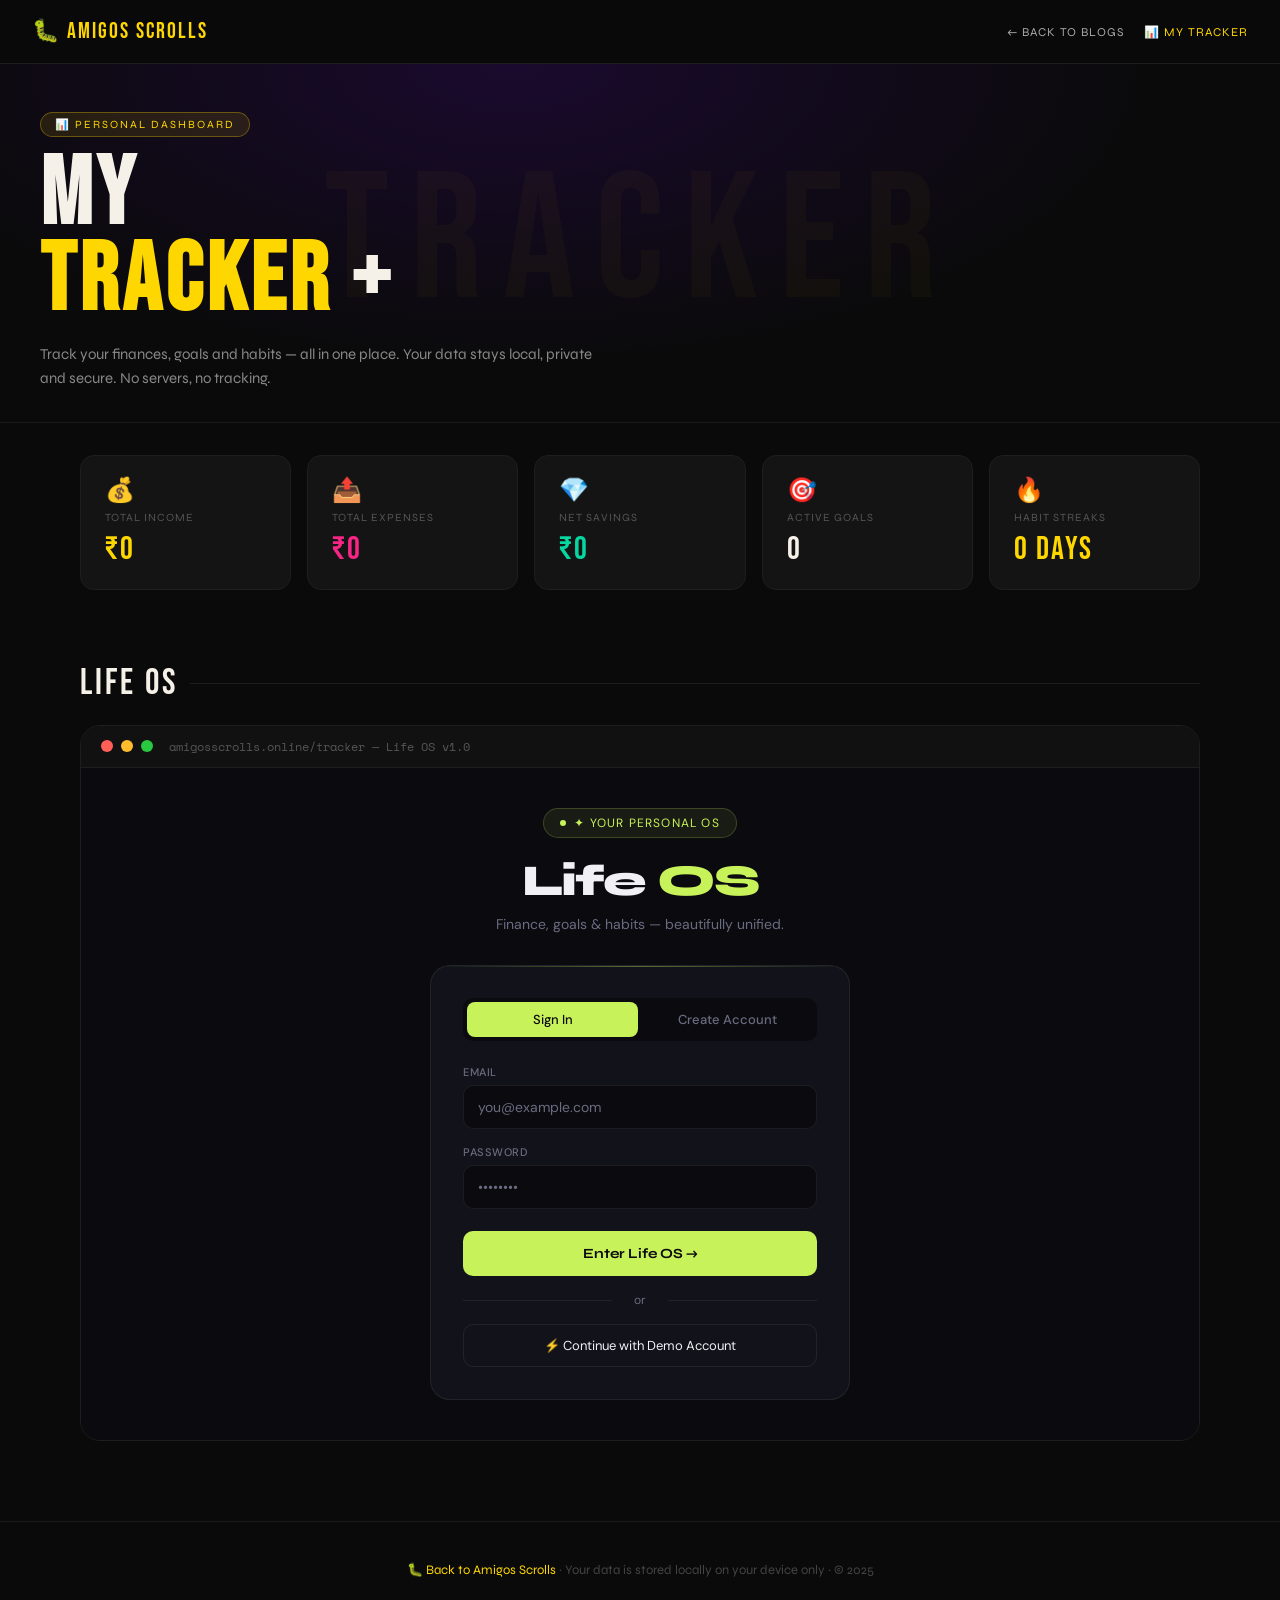
<file: tracker.html>
<!DOCTYPE html>
<html lang="en">
<head>
  <meta charset="UTF-8"/>
  <meta name="viewport" content="width=device-width, initial-scale=1.0"/>
  <title>My Tracker 📊 | Amigos Scrolls</title>
  <link href="https://fonts.googleapis.com/css2?family=Bebas+Neue&family=Syne:wght@400;700;800&family=Space+Mono:ital,wght@0,400;0,700;1,400&family=DM+Sans:ital,wght@0,300;0,400;0,500;1,300&display=swap" rel="stylesheet"/>
  <style>
    :root {
      --black: #0a0a0a;
      --white: #f5f0e8;
      --accent1: #FFD700;
      --accent3: #06D6A0;
      --accent4: #F72585;
      --nav-bg: rgba(10,10,10,0.97);
    }
    *, *::before, *::after { box-sizing: border-box; margin: 0; padding: 0; }
    html { scroll-behavior: smooth; }
    body { background: var(--black); color: var(--white); font-family: 'Syne', sans-serif; overflow-x: hidden; }

    /* NAV */
    .navbar {
      position: sticky; top: 0;
      background: var(--nav-bg); backdrop-filter: blur(10px);
      border-bottom: 1px solid #1e1e1e;
      display: flex; align-items: center; justify-content: space-between;
      padding: 0 32px; height: 64px; z-index: 100; gap: 20px;
    }
    .nav-logo { font-family: 'Bebas Neue', sans-serif; font-size: 22px; color: var(--accent1); letter-spacing: 2px; text-decoration: none; white-space: nowrap; }
    .nav-links { display: flex; align-items: center; gap: 20px; }
    .nav-links a { color: #aaa; text-decoration: none; font-size: 12px; letter-spacing: 1px; text-transform: uppercase; transition: color 0.2s; white-space: nowrap; }
    .nav-links a:hover { color: var(--white); }
    .nav-links a.active { color: var(--accent1); }
    .back-btn {
      background: transparent; border: 1px solid #333; color: #888;
      padding: 6px 14px; border-radius: 6px; font-family: 'Syne', sans-serif;
      font-size: 11px; cursor: pointer; letter-spacing: 1px; text-transform: uppercase;
      transition: all 0.2s; text-decoration: none;
    }
    .back-btn:hover { border-color: var(--accent1); color: var(--accent1); }

    /* PAGE HEADER */
    .tracker-header {
      padding: 48px 40px 32px;
      background: radial-gradient(ellipse at 40% 0%, #1a0a2e 0%, #0a0a0a 60%);
      border-bottom: 1px solid #1a1a1a;
      position: relative;
      overflow: hidden;
    }
    .tracker-header::before {
      content: 'TRACKER';
      position: absolute;
      font-family: 'Bebas Neue', sans-serif;
      font-size: 180px;
      color: rgba(255,215,0,0.03);
      top: 50%; left: 50%;
      transform: translate(-50%, -50%);
      white-space: nowrap;
      pointer-events: none;
      letter-spacing: 20px;
    }
    .tracker-header-inner { max-width: 800px; position: relative; z-index: 1; }
    .tracker-tag {
      display: inline-block;
      background: rgba(255,215,0,0.1); border: 1px solid rgba(255,215,0,0.3);
      color: var(--accent1); padding: 5px 14px; border-radius: 100px;
      font-size: 11px; letter-spacing: 2px; text-transform: uppercase; margin-bottom: 16px;
    }
    .tracker-title {
      font-family: 'Bebas Neue', sans-serif;
      font-size: clamp(48px, 8vw, 96px);
      line-height: 0.9; letter-spacing: 4px;
      color: var(--white); margin-bottom: 16px;
    }
    .tracker-title span { color: var(--accent1); }
    .tracker-desc { font-size: 15px; color: #888; line-height: 1.6; max-width: 560px; }

    /* STATS ROW */
    .stats-row {
      display: grid;
      grid-template-columns: repeat(auto-fill, minmax(200px, 1fr));
      gap: 16px;
      padding: 32px 40px;
      max-width: 1200px;
      margin: 0 auto;
    }
    .stat-card {
      background: #141414;
      border: 1.5px solid #1e1e1e;
      border-radius: 14px;
      padding: 20px 24px;
      display: flex; flex-direction: column; gap: 6px;
      transition: transform 0.2s, border-color 0.2s;
    }
    .stat-card:hover { transform: translateY(-3px); border-color: #333; }
    .stat-icon { font-size: 24px; }
    .stat-label { font-size: 11px; color: #555; letter-spacing: 1px; text-transform: uppercase; }
    .stat-value { font-family: 'Bebas Neue', sans-serif; font-size: 32px; color: var(--white); letter-spacing: 2px; }
    .stat-value.green { color: #06D6A0; }
    .stat-value.yellow { color: #FFD700; }
    .stat-value.pink { color: #F72585; }

    /* MAIN TRACKER AREA */
    .tracker-main {
      max-width: 1200px;
      margin: 0 auto;
      padding: 0 40px 80px;
    }

    /* SECTION TITLE */
    .section-title {
      font-family: 'Bebas Neue', sans-serif;
      font-size: 36px; letter-spacing: 3px;
      margin-bottom: 20px; margin-top: 40px;
      display: flex; align-items: center; gap: 12px;
    }
    .section-title::after {
      content: ''; flex: 1; height: 1px; background: #1e1e1e;
    }

    /* LIFE OS EMBED */
    .lifeos-wrapper {
      background: #0d0d0d;
      border: 1.5px solid #1e1e1e;
      border-radius: 20px;
      overflow: hidden;
      margin-top: 8px;
    }
    .lifeos-topbar {
      background: #111;
      border-bottom: 1px solid #1e1e1e;
      padding: 12px 20px;
      display: flex; align-items: center; gap: 8px;
    }
    .dot { width: 12px; height: 12px; border-radius: 50%; }
    .dot-red { background: #ff5f57; }
    .dot-yellow { background: #ffbd2e; }
    .dot-green { background: #28c940; }
    .lifeos-label {
      margin-left: 8px;
      font-size: 12px; color: #555;
      font-family: 'Space Mono', monospace;
    }
    .lifeos-content {
      padding: 0;
      min-height: 600px;
    }

    /* EMBEDDED LIFE OS STYLES */
    .lifeos-app {
      --bg: #0a0a0f;
      --surface: #12121a;
      --surface2: #1a1a26;
      --border: rgba(255,255,255,0.07);
      --accent: #c8f25a;
      --accent2: #7b61ff;
      --accent3: #ff6b6b;
      --text: #f0f0f5;
      --muted: #6b6b80;
      --card-bg: rgba(255,255,255,0.03);
      font-family: 'DM Sans', sans-serif;
      background: var(--bg);
      color: var(--text);
      padding: 40px;
    }

    /* Life OS Login */
    .los-login {
      display: flex; align-items: center; justify-content: center;
      min-height: 560px;
    }
    .los-login-inner { width: 100%; max-width: 420px; }
    .los-brand { text-align: center; margin-bottom: 32px; }
    .los-brand-badge {
      display: inline-flex; align-items: center; gap: 8px;
      background: rgba(200,242,90,0.08); border: 1px solid rgba(200,242,90,0.2);
      border-radius: 100px; padding: 6px 16px; font-size: 12px;
      letter-spacing: 0.1em; color: #c8f25a; margin-bottom: 16px; text-transform: uppercase;
    }
    .los-brand-badge::before { content:''; width:6px; height:6px; border-radius:50%; background:#c8f25a; animation: losPulse 2s ease infinite; }
    @keyframes losPulse { 0%,100%{opacity:1;} 50%{opacity:0.3;} }
    .los-brand h2 { font-family: 'Syne', sans-serif; font-size: 44px; font-weight: 800; letter-spacing: -2px; color: #f0f0f5; }
    .los-brand h2 span { color: #c8f25a; }
    .los-brand p { margin-top: 8px; color: #6b6b80; font-size: 14px; }

    .los-card {
      background: #12121a; border: 1px solid rgba(255,255,255,0.07);
      border-radius: 20px; padding: 32px; position: relative; overflow: hidden;
    }
    .los-card::before {
      content: ''; position: absolute; top: 0; left: 0; right: 0; height: 1px;
      background: linear-gradient(90deg, transparent, rgba(200,242,90,0.4), transparent);
    }
    .los-tab-row {
      display: flex; gap: 4px; background: #0a0a0f;
      border-radius: 10px; padding: 4px; margin-bottom: 24px;
    }
    .los-tab {
      flex: 1; padding: 9px; border: none; background: none;
      color: #6b6b80; font-family: 'DM Sans', sans-serif; font-size: 13px; font-weight: 500;
      border-radius: 8px; cursor: pointer; transition: all 0.2s;
    }
    .los-tab.active { background: #c8f25a; color: #0a0a0f; }
    .los-group { margin-bottom: 16px; }
    .los-group label { display: block; font-size: 11px; font-weight: 500; color: #6b6b80; letter-spacing: 0.05em; text-transform: uppercase; margin-bottom: 6px; }
    .los-group input {
      width: 100%; background: #0a0a0f; border: 1px solid rgba(255,255,255,0.07);
      border-radius: 10px; padding: 12px 14px; color: #f0f0f5;
      font-family: 'DM Sans', sans-serif; font-size: 14px; outline: none;
      transition: border-color 0.2s; box-sizing: border-box;
    }
    .los-group input:focus { border-color: rgba(200,242,90,0.4); box-shadow: 0 0 0 3px rgba(200,242,90,0.08); }
    .los-group input::placeholder { color: #6b6b80; }
    .los-btn {
      width: 100%; background: #c8f25a; color: #0a0a0f; border: none;
      border-radius: 10px; padding: 14px; font-family: 'Syne', sans-serif;
      font-size: 14px; font-weight: 700; cursor: pointer; margin-top: 6px;
      transition: all 0.2s;
    }
    .los-btn:hover { transform: translateY(-1px); box-shadow: 0 8px 24px rgba(200,242,90,0.3); }
    .los-divider { text-align: center; color: #6b6b80; font-size: 12px; margin: 16px 0; position: relative; }
    .los-divider::before, .los-divider::after { content:''; position:absolute; top:50%; width:42%; height:1px; background:rgba(255,255,255,0.07); }
    .los-divider::before { left:0; } .los-divider::after { right:0; }
    .los-demo-btn {
      width: 100%; background: transparent; border: 1px solid rgba(255,255,255,0.07);
      border-radius: 10px; padding: 12px; color: #f0f0f5; font-family: 'DM Sans', sans-serif;
      font-size: 13px; cursor: pointer; transition: all 0.2s;
      display: flex; align-items: center; justify-content: center; gap: 8px;
    }
    .los-demo-btn:hover { border-color: rgba(255,255,255,0.15); background: rgba(255,255,255,0.03); }
    .los-error { color: #ff6b6b; font-size: 12px; margin-top: 6px; display: none; }
    .los-panel { display: none; }
    .los-panel.active { display: block; }

    /* DASHBOARD */
    .los-dashboard { display: none; }
    .los-dashboard.active { display: block; }
    .los-dash-header {
      display: flex; align-items: center; justify-content: space-between; margin-bottom: 28px;
    }
    .los-welcome { font-family: 'Syne', sans-serif; font-size: 22px; font-weight: 700; }
    .los-welcome span { color: #c8f25a; }
    .los-signout {
      background: transparent; border: 1px solid rgba(255,255,255,0.07);
      border-radius: 8px; padding: 6px 14px; color: #6b6b80;
      font-family: 'DM Sans', sans-serif; font-size: 12px; cursor: pointer; transition: all 0.2s;
    }
    .los-signout:hover { border-color: #ff6b6b; color: #ff6b6b; }

    /* TABS */
    .los-nav-tabs { display: flex; gap: 8px; margin-bottom: 28px; flex-wrap: wrap; }
    .los-nav-tab {
      padding: 8px 18px; background: rgba(255,255,255,0.03);
      border: 1px solid rgba(255,255,255,0.07); border-radius: 100px;
      color: #6b6b80; font-family: 'DM Sans', sans-serif; font-size: 13px;
      cursor: pointer; transition: all 0.2s;
    }
    .los-nav-tab.active { background: #c8f25a; border-color: #c8f25a; color: #0a0a0f; font-weight: 600; }
    .los-tab-content { display: none; }
    .los-tab-content.active { display: block; }

    /* SUMMARY CARDS */
    .los-summary { display: grid; grid-template-columns: repeat(auto-fill, minmax(160px, 1fr)); gap: 12px; margin-bottom: 24px; }
    .los-sum-card {
      background: rgba(255,255,255,0.03); border: 1px solid rgba(255,255,255,0.07);
      border-radius: 14px; padding: 18px 16px;
    }
    .los-sum-label { font-size: 11px; color: #6b6b80; text-transform: uppercase; letter-spacing: 0.05em; margin-bottom: 6px; }
    .los-sum-val { font-family: 'Syne', sans-serif; font-size: 26px; font-weight: 800; }
    .los-sum-val.income { color: #c8f25a; }
    .los-sum-val.expense { color: #ff6b6b; }
    .los-sum-val.savings { color: #7b61ff; }

    /* EXPENSE LIST */
    .los-expense-item {
      background: rgba(255,255,255,0.03); border: 1px solid rgba(255,255,255,0.07);
      border-radius: 12px; padding: 14px 16px; margin-bottom: 8px;
      display: flex; align-items: center; justify-content: space-between;
    }
    .los-exp-info { display: flex; flex-direction: column; gap: 2px; }
    .los-exp-desc { font-size: 14px; font-weight: 500; }
    .los-exp-meta { font-size: 11px; color: #6b6b80; }
    .los-exp-amount { font-family: 'Syne', sans-serif; font-size: 18px; font-weight: 700; }
    .los-exp-amount.income { color: #c8f25a; }
    .los-exp-amount.expense { color: #ff6b6b; }

    /* ADD FORM */
    .los-add-form {
      background: rgba(255,255,255,0.03); border: 1px solid rgba(255,255,255,0.07);
      border-radius: 14px; padding: 20px; margin-bottom: 20px;
    }
    .los-add-form h4 { font-size: 14px; font-weight: 600; margin-bottom: 14px; color: #c8f25a; }
    .los-form-row { display: grid; grid-template-columns: 1fr 1fr; gap: 10px; margin-bottom: 10px; }
    .los-form-row input, .los-form-row select {
      background: #0a0a0f; border: 1px solid rgba(255,255,255,0.07); border-radius: 8px;
      padding: 10px 12px; color: #f0f0f5; font-family: 'DM Sans', sans-serif; font-size: 13px; outline: none;
      transition: border-color 0.2s; width: 100%; box-sizing: border-box;
    }
    .los-form-row input:focus, .los-form-row select:focus { border-color: rgba(200,242,90,0.4); }
    .los-form-row select option { background: #12121a; }
    .los-add-btn {
      background: #c8f25a; color: #0a0a0f; border: none; border-radius: 8px;
      padding: 10px 20px; font-family: 'Syne', sans-serif; font-size: 14px; font-weight: 700;
      cursor: pointer; transition: all 0.2s;
    }
    .los-add-btn:hover { transform: translateY(-1px); }
    .los-del-btn {
      background: transparent; border: none; color: #ff6b6b; cursor: pointer; font-size: 16px; padding: 4px;
    }

    /* GOALS */
    .los-goal-card {
      background: rgba(255,255,255,0.03); border: 1px solid rgba(255,255,255,0.07);
      border-radius: 14px; padding: 18px; margin-bottom: 12px;
    }
    .los-goal-header { display: flex; align-items: center; justify-content: space-between; margin-bottom: 12px; }
    .los-goal-title { font-size: 15px; font-weight: 600; }
    .los-goal-pct { font-family: 'Syne', sans-serif; font-size: 20px; font-weight: 800; color: #c8f25a; }
    .los-progress-bar { background: rgba(255,255,255,0.07); border-radius: 100px; height: 8px; overflow: hidden; margin-bottom: 8px; }
    .los-progress-fill { height: 100%; border-radius: 100px; background: #c8f25a; transition: width 0.6s ease; }
    .los-goal-amounts { display: flex; justify-content: space-between; font-size: 12px; color: #6b6b80; }

    /* HABITS */
    .los-habit-card {
      background: rgba(255,255,255,0.03); border: 1px solid rgba(255,255,255,0.07);
      border-radius: 14px; padding: 16px 18px; margin-bottom: 10px;
      display: flex; align-items: center; justify-content: space-between;
    }
    .los-habit-left { display: flex; align-items: center; gap: 12px; }
    .los-habit-emoji { font-size: 28px; }
    .los-habit-info h4 { font-size: 14px; font-weight: 600; margin-bottom: 2px; }
    .los-habit-info p { font-size: 12px; color: #6b6b80; }
    .los-habit-right { display: flex; flex-direction: column; align-items: flex-end; gap: 6px; }
    .los-streak { font-family: 'Syne', sans-serif; font-size: 20px; font-weight: 800; color: #c8f25a; }
    .los-check-btn {
      background: rgba(200,242,90,0.1); border: 1px solid rgba(200,242,90,0.3);
      border-radius: 6px; padding: 4px 10px; color: #c8f25a; font-size: 12px;
      cursor: pointer; transition: all 0.2s;
    }
    .los-check-btn:hover { background: #c8f25a; color: #0a0a0f; }
    .los-check-btn.done { background: #c8f25a; color: #0a0a0f; cursor: default; }

    /* FOOTER */
    .tracker-footer {
      text-align: center; padding: 40px;
      border-top: 1px solid #1a1a1a;
      color: #444; font-size: 13px;
    }
    .tracker-footer a { color: var(--accent1); text-decoration: none; }

    /* REPORT */
    .los-report-btn-row { display:flex; gap:12px; margin-bottom:24px; flex-wrap:wrap; }
    .los-gen-btn {
      background: linear-gradient(135deg, #c8f25a, #7b61ff);
      color: #0a0a0f; border: none; border-radius: 10px;
      padding: 13px 28px; font-family: 'Syne', sans-serif;
      font-size: 15px; font-weight: 700; cursor: pointer;
      transition: all 0.2s; letter-spacing: 0.5px;
    }
    .los-gen-btn:hover { transform: translateY(-2px); box-shadow: 0 8px 24px rgba(200,242,90,0.3); }
    .los-print-btn {
      background: transparent; border: 1px solid rgba(255,255,255,0.15);
      color: #f0f0f5; border-radius: 10px; padding: 13px 28px;
      font-family: 'Syne', sans-serif; font-size: 15px; font-weight: 600;
      cursor: pointer; transition: all 0.2s;
    }
    .los-print-btn:hover { border-color: #c8f25a; color: #c8f25a; }

    /* REPORT CARD */
    .report-card {
      background: linear-gradient(145deg, #0d0d16, #12121e);
      border: 1px solid rgba(200,242,90,0.15);
      border-radius: 20px; overflow: hidden;
      animation: reportFadeIn 0.5s ease;
    }
    @keyframes reportFadeIn { from{opacity:0;transform:translateY(16px)} to{opacity:1;transform:translateY(0)} }

    .report-hero {
      background: linear-gradient(135deg, #0f0f1e 0%, #1a1030 50%, #0f1a10 100%);
      padding: 40px 36px 32px;
      border-bottom: 1px solid rgba(255,255,255,0.06);
      position: relative; overflow: hidden;
    }
    .report-hero::before {
      content: 'REPORT';
      position: absolute; right: -20px; top: 50%; transform: translateY(-50%);
      font-family: 'Bebas Neue', sans-serif; font-size: 120px;
      color: rgba(200,242,90,0.04); letter-spacing: 10px; white-space: nowrap;
    }
    .report-badge {
      display: inline-flex; align-items: center; gap: 6px;
      background: rgba(200,242,90,0.08); border: 1px solid rgba(200,242,90,0.2);
      border-radius: 100px; padding: 5px 14px; font-size: 11px;
      color: #c8f25a; letter-spacing: 0.1em; text-transform: uppercase; margin-bottom: 14px;
    }
    .report-title { font-family: 'Syne', sans-serif; font-size: 32px; font-weight: 800; color: #f0f0f5; margin-bottom: 6px; }
    .report-subtitle { font-size: 13px; color: #6b6b80; }
    .report-date { font-family: 'Space Mono', monospace; font-size: 12px; color: #c8f25a; margin-top: 16px; }

    .report-section { padding: 28px 36px; border-bottom: 1px solid rgba(255,255,255,0.05); }
    .report-section:last-child { border-bottom: none; }
    .report-section-title {
      font-family: 'Bebas Neue', sans-serif; font-size: 20px; letter-spacing: 3px;
      color: #c8f25a; margin-bottom: 18px; display: flex; align-items: center; gap: 8px;
    }

    /* METRIC GRID */
    .report-metrics { display: grid; grid-template-columns: repeat(auto-fill, minmax(150px, 1fr)); gap: 12px; margin-bottom: 4px; }
    .report-metric {
      background: rgba(255,255,255,0.03); border: 1px solid rgba(255,255,255,0.06);
      border-radius: 14px; padding: 16px;
    }
    .report-metric-label { font-size: 10px; color: #6b6b80; text-transform: uppercase; letter-spacing: 0.08em; margin-bottom: 6px; }
    .report-metric-val { font-family: 'Syne', sans-serif; font-size: 22px; font-weight: 800; }
    .rm-green { color: #c8f25a; }
    .rm-red { color: #ff6b6b; }
    .rm-purple { color: #7b61ff; }
    .rm-white { color: #f0f0f5; }

    /* CATEGORY BARS */
    .report-cat-row { margin-bottom: 12px; }
    .report-cat-label { display: flex; justify-content: space-between; font-size: 13px; color: #aaa; margin-bottom: 5px; }
    .report-cat-bar { background: rgba(255,255,255,0.06); border-radius: 100px; height: 7px; overflow: hidden; }
    .report-cat-fill { height: 100%; border-radius: 100px; background: linear-gradient(90deg, #7b61ff, #c8f25a); transition: width 0.8s ease; }

    /* GOAL TABLE */
    .report-table { width: 100%; border-collapse: collapse; }
    .report-table th { font-size: 11px; text-transform: uppercase; letter-spacing: 0.08em; color: #6b6b80; padding: 8px 12px; text-align: left; border-bottom: 1px solid rgba(255,255,255,0.05); }
    .report-table td { padding: 12px; font-size: 13px; color: #ccc; border-bottom: 1px solid rgba(255,255,255,0.03); }
    .report-table tr:last-child td { border-bottom: none; }
    .report-pct-cell { font-family: 'Syne', sans-serif; font-weight: 700; }

    /* HABIT GRID */
    .report-habit-grid { display: grid; grid-template-columns: repeat(auto-fill, minmax(200px, 1fr)); gap: 10px; }
    .report-habit-item {
      background: rgba(255,255,255,0.03); border: 1px solid rgba(255,255,255,0.06);
      border-radius: 12px; padding: 14px 16px;
      display: flex; align-items: center; justify-content: space-between;
    }
    .report-habit-left { display: flex; align-items: center; gap: 10px; font-size: 13px; }
    .report-habit-streak { font-family: 'Syne', sans-serif; font-size: 18px; font-weight: 800; color: #c8f25a; }

    /* INSIGHT BOX */
    .report-insight {
      background: linear-gradient(135deg, rgba(123,97,255,0.08), rgba(200,242,90,0.06));
      border: 1px solid rgba(200,242,90,0.15);
      border-radius: 14px; padding: 20px 24px;
      margin-top: 4px;
    }
    .report-insight h4 { font-size: 13px; color: #c8f25a; margin-bottom: 12px; text-transform: uppercase; letter-spacing: 0.08em; }
    .report-insight-item { display: flex; align-items: flex-start; gap: 10px; margin-bottom: 10px; font-size: 13px; color: #aaa; line-height: 1.5; }
    .report-insight-item:last-child { margin-bottom: 0; }
    .report-insight-dot { width: 6px; height: 6px; border-radius: 50%; background: #c8f25a; margin-top: 5px; flex-shrink: 0; }

    /* TRANSACTION TABLE */
    .report-txn-table { width:100%; border-collapse:collapse; }
    .report-txn-table th { font-size:11px; text-transform:uppercase; letter-spacing:0.08em; color:#6b6b80; padding:8px 10px; text-align:left; border-bottom:1px solid rgba(255,255,255,0.05); }
    .report-txn-table td { padding:10px; font-size:12px; color:#ccc; border-bottom:1px solid rgba(255,255,255,0.03); }
    .report-txn-table tr:last-child td { border-bottom:none; }
    .txn-income { color:#c8f25a; font-weight:700; }
    .txn-expense { color:#ff6b6b; font-weight:700; }

    @media print {
      .navbar, .tracker-header, .stats-row, .los-nav-tabs, .los-add-form,
      .los-report-btn-row, #los-login, #los-finance, #los-goals, #los-habits,
      .tracker-footer, .los-dash-header { display: none !important; }
      body { background: white !important; color: black !important; }
      .report-card { border: 1px solid #ddd !important; border-radius: 12px; }
      .report-hero { background: #f5f5f5 !important; }
      .report-hero::before { display: none; }
      .report-title, .report-subtitle, .report-section-title { color: #111 !important; }
      .report-metric-label, .report-cat-label, .report-table th, .report-table td { color: #333 !important; }
      .report-metric { background: #f9f9f9 !important; border: 1px solid #eee !important; }
      .report-insight { background: #f0fff0 !important; border: 1px solid #c8f25a !important; }
    }

    @media (max-width: 768px) {
      .navbar { padding: 0 16px; }
      .nav-links a { font-size: 10px; }
      .tracker-header { padding: 36px 20px 24px; }
      .stats-row { padding: 20px; }
      .tracker-main { padding: 0 20px 60px; }
      .lifeos-app { padding: 24px 16px; }
      .los-form-row { grid-template-columns: 1fr; }
      .report-hero { padding: 28px 20px 20px; }
      .report-section { padding: 20px; }
      .report-title { font-size: 24px; }
    }
  </style>
</head>
<body>

<!-- NAV -->
<nav class="navbar">
  <a href="index.html" class="nav-logo">🐛 AMIGOS SCROLLS</a>
  <div class="nav-links">
    <a href="index.html">← Back to Blogs</a>
    <a href="tracker.html" class="active">📊 My Tracker</a>
  </div>
</nav>

<!-- HEADER -->
<div class="tracker-header">
  <div class="tracker-header-inner">
    <span class="tracker-tag">📊 Personal Dashboard</span>
    <h1 class="tracker-title">MY<br><span>TRACKER</span> +</h1>
    <p class="tracker-desc">Track your finances, goals and habits — all in one place. Your data stays local, private and secure. No servers, no tracking.</p>
  </div>
</div>

<!-- QUICK STATS (dynamic) -->
<div class="stats-row" id="quick-stats">
  <div class="stat-card">
    <span class="stat-icon">💰</span>
    <span class="stat-label">Total Income</span>
    <span class="stat-value yellow" id="qs-income">₹0</span>
  </div>
  <div class="stat-card">
    <span class="stat-icon">📤</span>
    <span class="stat-label">Total Expenses</span>
    <span class="stat-value pink" id="qs-expense">₹0</span>
  </div>
  <div class="stat-card">
    <span class="stat-icon">💎</span>
    <span class="stat-label">Net Savings</span>
    <span class="stat-value green" id="qs-savings">₹0</span>
  </div>
  <div class="stat-card">
    <span class="stat-icon">🎯</span>
    <span class="stat-label">Active Goals</span>
    <span class="stat-value" id="qs-goals">0</span>
  </div>
  <div class="stat-card">
    <span class="stat-icon">🔥</span>
    <span class="stat-label">Habit Streaks</span>
    <span class="stat-value yellow" id="qs-streaks">0 days</span>
  </div>
</div>

<!-- MAIN -->
<div class="tracker-main">
  <div class="section-title">LIFE OS</div>

  <div class="lifeos-wrapper">
    <div class="lifeos-topbar">
      <div class="dot dot-red"></div>
      <div class="dot dot-yellow"></div>
      <div class="dot dot-green"></div>
      <span class="lifeos-label">amigosscrolls.online/tracker — Life OS v1.0</span>
    </div>

    <div class="lifeos-content lifeos-app">

      <!-- LOGIN -->
      <div class="los-login" id="los-login">
        <div class="los-login-inner">
          <div class="los-brand">
            <div class="los-brand-badge">✦ Your Personal OS</div>
            <h2>Life <span>OS</span></h2>
            <p>Finance, goals & habits — beautifully unified.</p>
          </div>
          <div class="los-card">
            <div class="los-tab-row">
              <button class="los-tab active" onclick="losTab('login')">Sign In</button>
              <button class="los-tab" onclick="losTab('signup')">Create Account</button>
            </div>
            <!-- Login -->
            <div class="los-panel active" id="los-login-panel">
              <div class="los-group"><label>Email</label><input type="email" id="los-email" placeholder="you@example.com"/></div>
              <div class="los-group"><label>Password</label><input type="password" id="los-pass" placeholder="••••••••"/></div>
              <p class="los-error" id="los-login-err">Wrong credentials. Try demo@lifeos.app / demo123</p>
              <button class="los-btn" onclick="losLogin()">Enter Life OS →</button>
              <div class="los-divider">or</div>
              <button class="los-demo-btn" onclick="losDemoLogin()">⚡ Continue with Demo Account</button>
            </div>
            <!-- Signup -->
            <div class="los-panel" id="los-signup-panel">
              <div class="los-group"><label>Full Name</label><input type="text" id="los-name" placeholder="Your name"/></div>
              <div class="los-group"><label>Email</label><input type="email" id="los-semail" placeholder="you@example.com"/></div>
              <div class="los-group"><label>Password</label><input type="password" id="los-spass" placeholder="Min 6 characters"/></div>
              <p class="los-error" id="los-signup-err">Please fill all fields correctly.</p>
              <button class="los-btn" onclick="losSignup()">Create My OS →</button>
            </div>
          </div>
        </div>
      </div>

      <!-- DASHBOARD -->
      <div class="los-dashboard" id="los-dashboard">
        <div class="los-dash-header">
          <div class="los-welcome">Hey, <span id="los-username">Friend</span> 👋</div>
          <button class="los-signout" onclick="losSignout()">Sign Out</button>
        </div>

        <div class="los-nav-tabs">
          <button class="los-nav-tab active" onclick="losDashTab('finance')">💸 Finance</button>
          <button class="los-nav-tab" onclick="losDashTab('goals')">🎯 Goals</button>
          <button class="los-nav-tab" onclick="losDashTab('habits')">🔥 Habits</button>
          <button class="los-nav-tab" onclick="losDashTab('report')">📄 Generate Report</button>
        </div>

        <!-- FINANCE TAB -->
        <div class="los-tab-content active" id="los-finance">
          <div class="los-summary">
            <div class="los-sum-card"><div class="los-sum-label">Income</div><div class="los-sum-val income" id="dash-income">₹0</div></div>
            <div class="los-sum-card"><div class="los-sum-label">Expenses</div><div class="los-sum-val expense" id="dash-expense">₹0</div></div>
            <div class="los-sum-card"><div class="los-sum-label">Savings</div><div class="los-sum-val savings" id="dash-savings">₹0</div></div>
          </div>
          <div class="los-add-form">
            <h4>+ Add Transaction</h4>
            <div class="los-form-row">
              <input type="text" id="exp-desc" placeholder="Description (e.g. Salary)"/>
              <input type="number" id="exp-amount" placeholder="Amount (₹)"/>
            </div>
            <div class="los-form-row">
              <select id="exp-type">
                <option value="income">💚 Income</option>
                <option value="expense">❤️ Expense</option>
              </select>
              <select id="exp-cat">
                <option>Work</option><option>Food</option><option>Housing</option>
                <option>Transport</option><option>Health</option><option>Entertainment</option>
                <option>Shopping</option><option>Education</option><option>Other</option>
              </select>
            </div>
            <button class="los-add-btn" onclick="addExpense()">Add Transaction</button>
          </div>
          <div id="los-expenses-list"></div>
        </div>

        <!-- GOALS TAB -->
        <div class="los-tab-content" id="los-goals">
          <div class="los-add-form">
            <h4>+ Add New Goal</h4>
            <div class="los-form-row">
              <input type="text" id="goal-title" placeholder="Goal name (e.g. Emergency Fund)"/>
              <input type="text" id="goal-emoji" placeholder="Emoji (e.g. 🛡️)"/>
            </div>
            <div class="los-form-row">
              <input type="number" id="goal-target" placeholder="Target amount (₹)"/>
              <input type="number" id="goal-current" placeholder="Current saved (₹)"/>
            </div>
            <button class="los-add-btn" onclick="addGoal()">Add Goal</button>
          </div>
          <div id="los-goals-list"></div>
        </div>

        <!-- HABITS TAB -->
        <div class="los-tab-content" id="los-habits">
          <div class="los-add-form">
            <h4>+ Add New Habit</h4>
            <div class="los-form-row">
              <input type="text" id="habit-name" placeholder="Habit name (e.g. Read 20 mins)"/>
              <input type="text" id="habit-emoji" placeholder="Emoji (e.g. 📚)"/>
            </div>
            <button class="los-add-btn" onclick="addHabit()">Add Habit</button>
          </div>
          <div id="los-habits-list"></div>
        </div>

        <!-- REPORT TAB -->
        <div class="los-tab-content" id="los-report">
          <div class="los-report-btn-row">
            <button class="los-gen-btn" onclick="generateReport()">✨ Generate My Report</button>
            <button class="los-print-btn" onclick="printReport()">🖨️ Print / Save as PDF</button>
          </div>
          <div id="los-report-output"></div>
        </div>

      </div>

    </div><!-- /lifeos-app -->
  </div><!-- /lifeos-wrapper -->
</div><!-- /tracker-main -->

<div class="tracker-footer">
  <p>🐛 <a href="index.html">Back to Amigos Scrolls</a> · Your data is stored locally on your device only · © 2025</p>
</div>

<script>
// ========================
// LIFE OS LOGIC
// ========================

// --- AUTH ---
function losTab(tab) {
  document.querySelectorAll('.los-tab').forEach((b,i) => {
    b.classList.toggle('active', (i===0&&tab==='login')||(i===1&&tab==='signup'));
  });
  document.getElementById('los-login-panel').classList.toggle('active', tab==='login');
  document.getElementById('los-signup-panel').classList.toggle('active', tab==='signup');
}

function losLogin() {
  const email = document.getElementById('los-email').value;
  const pass = document.getElementById('los-pass').value;
  const err = document.getElementById('los-login-err');
  const users = JSON.parse(localStorage.getItem('lifeos_users') || '[]');
  const user = users.find(u => u.email===email && u.password===pass);
  if (user || (email==='demo@lifeos.app' && pass==='demo123')) {
    const name = user ? user.name : 'Demo User';
    localStorage.setItem('lifeos_current', JSON.stringify({ email, name }));
    err.style.display = 'none';
    showDashboard(name);
  } else {
    err.style.display = 'block';
  }
}

function losSignup() {
  const name = document.getElementById('los-name').value.trim();
  const email = document.getElementById('los-semail').value.trim();
  const pass = document.getElementById('los-spass').value;
  const err = document.getElementById('los-signup-err');
  if (!name || !email || pass.length < 6) { err.style.display='block'; return; }
  const users = JSON.parse(localStorage.getItem('lifeos_users') || '[]');
  users.push({ name, email, password: pass });
  localStorage.setItem('lifeos_users', JSON.stringify(users));
  localStorage.setItem('lifeos_current', JSON.stringify({ email, name }));
  err.style.display = 'none';
  showDashboard(name);
}

function losDemoLogin() {
  localStorage.setItem('lifeos_current', JSON.stringify({ email:'demo@lifeos.app', name:'Demo User' }));
  if (!localStorage.getItem('lifeos_expenses')) {
    localStorage.setItem('lifeos_expenses', JSON.stringify([
      { id:1, desc:'Salary', amount:85000, type:'income', category:'Work', date:'2025-04-01' },
      { id:2, desc:'Freelance', amount:15000, type:'income', category:'Work', date:'2025-04-05' },
      { id:3, desc:'Rent', amount:22000, type:'expense', category:'Housing', date:'2025-04-01' },
      { id:4, desc:'Groceries', amount:4500, type:'expense', category:'Food', date:'2025-04-03' },
      { id:5, desc:'Netflix', amount:649, type:'expense', category:'Entertainment', date:'2025-04-04' },
      { id:6, desc:'Gym', amount:2000, type:'expense', category:'Health', date:'2025-04-02' },
    ]));
  }
  if (!localStorage.getItem('lifeos_goals')) {
    localStorage.setItem('lifeos_goals', JSON.stringify([
      { id:1, title:'Emergency Fund', emoji:'🛡️', target:200000, current:85000 },
      { id:2, title:'Vacation to Bali', emoji:'✈️', target:80000, current:32000 },
      { id:3, title:'New Laptop', emoji:'💻', target:120000, current:120000 },
    ]));
  }
  if (!localStorage.getItem('lifeos_habits')) {
    localStorage.setItem('lifeos_habits', JSON.stringify([
      { id:1, name:'Morning Workout', emoji:'💪', streak:12, doneToday:false },
      { id:2, name:'Read 20 mins', emoji:'📚', streak:5, doneToday:false },
      { id:3, name:'Drink 2L Water', emoji:'💧', streak:8, doneToday:false },
      { id:4, name:'Meditate', emoji:'🧘', streak:3, doneToday:false },
    ]));
  }
  showDashboard('Demo User');
}

function losSignout() {
  localStorage.removeItem('lifeos_current');
  document.getElementById('los-login').style.display = 'flex';
  document.getElementById('los-dashboard').classList.remove('active');
}

function showDashboard(name) {
  document.getElementById('los-login').style.display = 'none';
  document.getElementById('los-dashboard').classList.add('active');
  document.getElementById('los-username').textContent = name.split(' ')[0];
  renderFinance();
  renderGoals();
  renderHabits();
  updateQuickStats();
}

// Auto-login if session exists
window.addEventListener('DOMContentLoaded', () => {
  const current = localStorage.getItem('lifeos_current');
  if (current) {
    const user = JSON.parse(current);
    showDashboard(user.name);
  }
  // Enter key
  document.getElementById('los-pass').addEventListener('keydown', e => { if(e.key==='Enter') losLogin(); });
});

// --- TABS ---
function losDashTab(tab) {
  document.querySelectorAll('.los-nav-tab').forEach(b => b.classList.remove('active'));
  document.querySelectorAll('.los-tab-content').forEach(c => c.classList.remove('active'));
  event.target.classList.add('active');
  document.getElementById('los-'+tab).classList.add('active');
}

// --- FINANCE ---
function fmt(n) { return '₹' + Number(n).toLocaleString('en-IN'); }

function addExpense() {
  const desc = document.getElementById('exp-desc').value.trim();
  const amount = parseFloat(document.getElementById('exp-amount').value);
  const type = document.getElementById('exp-type').value;
  const cat = document.getElementById('exp-cat').value;
  if (!desc || !amount) { alert('Please fill in description and amount!'); return; }
  const expenses = JSON.parse(localStorage.getItem('lifeos_expenses') || '[]');
  expenses.unshift({ id: Date.now(), desc, amount, type, category: cat, date: new Date().toISOString().split('T')[0] });
  localStorage.setItem('lifeos_expenses', JSON.stringify(expenses));
  document.getElementById('exp-desc').value = '';
  document.getElementById('exp-amount').value = '';
  renderFinance();
  updateQuickStats();
}

function deleteExpense(id) {
  let expenses = JSON.parse(localStorage.getItem('lifeos_expenses') || '[]');
  expenses = expenses.filter(e => e.id !== id);
  localStorage.setItem('lifeos_expenses', JSON.stringify(expenses));
  renderFinance();
  updateQuickStats();
}

function renderFinance() {
  const expenses = JSON.parse(localStorage.getItem('lifeos_expenses') || '[]');
  const income = expenses.filter(e=>e.type==='income').reduce((a,e)=>a+e.amount,0);
  const expense = expenses.filter(e=>e.type==='expense').reduce((a,e)=>a+e.amount,0);
  document.getElementById('dash-income').textContent = fmt(income);
  document.getElementById('dash-expense').textContent = fmt(expense);
  document.getElementById('dash-savings').textContent = fmt(income - expense);
  const list = document.getElementById('los-expenses-list');
  if (expenses.length === 0) { list.innerHTML = '<p style="color:#6b6b80;text-align:center;padding:20px;">No transactions yet. Add one above!</p>'; return; }
  list.innerHTML = expenses.map(e => `
    <div class="los-expense-item">
      <div class="los-exp-info">
        <div class="los-exp-desc">${e.desc}</div>
        <div class="los-exp-meta">${e.category} · ${e.date}</div>
      </div>
      <div style="display:flex;align-items:center;gap:12px;">
        <div class="los-exp-amount ${e.type}">${e.type==='income'?'+':'-'}${fmt(e.amount)}</div>
        <button class="los-del-btn" onclick="deleteExpense(${e.id})">🗑️</button>
      </div>
    </div>
  `).join('');
}

// --- GOALS ---
function addGoal() {
  const title = document.getElementById('goal-title').value.trim();
  const emoji = document.getElementById('goal-emoji').value.trim() || '🎯';
  const target = parseFloat(document.getElementById('goal-target').value);
  const current = parseFloat(document.getElementById('goal-current').value) || 0;
  if (!title || !target) { alert('Please fill in goal name and target!'); return; }
  const goals = JSON.parse(localStorage.getItem('lifeos_goals') || '[]');
  goals.push({ id: Date.now(), title, emoji, target, current });
  localStorage.setItem('lifeos_goals', JSON.stringify(goals));
  document.getElementById('goal-title').value = '';
  document.getElementById('goal-emoji').value = '';
  document.getElementById('goal-target').value = '';
  document.getElementById('goal-current').value = '';
  renderGoals();
  updateQuickStats();
}

function deleteGoal(id) {
  let goals = JSON.parse(localStorage.getItem('lifeos_goals') || '[]');
  goals = goals.filter(g => g.id !== id);
  localStorage.setItem('lifeos_goals', JSON.stringify(goals));
  renderGoals();
  updateQuickStats();
}

function renderGoals() {
  const goals = JSON.parse(localStorage.getItem('lifeos_goals') || '[]');
  const list = document.getElementById('los-goals-list');
  if (goals.length === 0) { list.innerHTML = '<p style="color:#6b6b80;text-align:center;padding:20px;">No goals yet. Add one above!</p>'; return; }
  list.innerHTML = goals.map(g => {
    const pct = Math.min(100, Math.round((g.current / g.target) * 100));
    return `<div class="los-goal-card">
      <div class="los-goal-header">
        <div class="los-goal-title">${g.emoji} ${g.title}</div>
        <div style="display:flex;align-items:center;gap:10px;">
          <div class="los-goal-pct">${pct}%</div>
          <button class="los-del-btn" onclick="deleteGoal(${g.id})">🗑️</button>
        </div>
      </div>
      <div class="los-progress-bar"><div class="los-progress-fill" style="width:${pct}%"></div></div>
      <div class="los-goal-amounts"><span>${fmt(g.current)} saved</span><span>Target: ${fmt(g.target)}</span></div>
    </div>`;
  }).join('');
}

// --- HABITS ---
function addHabit() {
  const name = document.getElementById('habit-name').value.trim();
  const emoji = document.getElementById('habit-emoji').value.trim() || '✅';
  if (!name) { alert('Please enter a habit name!'); return; }
  const habits = JSON.parse(localStorage.getItem('lifeos_habits') || '[]');
  habits.push({ id: Date.now(), name, emoji, streak: 0, doneToday: false });
  localStorage.setItem('lifeos_habits', JSON.stringify(habits));
  document.getElementById('habit-name').value = '';
  document.getElementById('habit-emoji').value = '';
  renderHabits();
}

function checkHabit(id) {
  const habits = JSON.parse(localStorage.getItem('lifeos_habits') || '[]');
  const h = habits.find(h => h.id === id);
  if (h && !h.doneToday) { h.doneToday = true; h.streak += 1; }
  localStorage.setItem('lifeos_habits', JSON.stringify(habits));
  renderHabits();
  updateQuickStats();
}

function deleteHabit(id) {
  let habits = JSON.parse(localStorage.getItem('lifeos_habits') || '[]');
  habits = habits.filter(h => h.id !== id);
  localStorage.setItem('lifeos_habits', JSON.stringify(habits));
  renderHabits();
  updateQuickStats();
}

function renderHabits() {
  const habits = JSON.parse(localStorage.getItem('lifeos_habits') || '[]');
  const list = document.getElementById('los-habits-list');
  if (habits.length === 0) { list.innerHTML = '<p style="color:#6b6b80;text-align:center;padding:20px;">No habits yet. Add one above!</p>'; return; }
  list.innerHTML = habits.map(h => `
    <div class="los-habit-card">
      <div class="los-habit-left">
        <div class="los-habit-emoji">${h.emoji}</div>
        <div class="los-habit-info">
          <h4>${h.name}</h4>
          <p>🔥 ${h.streak} day streak</p>
        </div>
      </div>
      <div class="los-habit-right">
        <button class="los-check-btn ${h.doneToday?'done':''}" onclick="${h.doneToday?'':('checkHabit('+h.id+')')}">${h.doneToday?'✅ Done':'Mark Done'}</button>
        <button class="los-del-btn" onclick="deleteHabit(${h.id})">🗑️</button>
      </div>
    </div>
  `).join('');
}

// --- QUICK STATS (top of page) ---
function updateQuickStats() {
  const expenses = JSON.parse(localStorage.getItem('lifeos_expenses') || '[]');
  const goals = JSON.parse(localStorage.getItem('lifeos_goals') || '[]');
  const habits = JSON.parse(localStorage.getItem('lifeos_habits') || '[]');
  const income = expenses.filter(e=>e.type==='income').reduce((a,e)=>a+e.amount,0);
  const expense = expenses.filter(e=>e.type==='expense').reduce((a,e)=>a+e.amount,0);
  const maxStreak = habits.reduce((a,h)=>Math.max(a,h.streak),0);
  document.getElementById('qs-income').textContent = fmt(income);
  document.getElementById('qs-expense').textContent = fmt(expense);
  document.getElementById('qs-savings').textContent = fmt(income - expense);
  document.getElementById('qs-goals').textContent = goals.length;
  document.getElementById('qs-streaks').textContent = maxStreak + ' days';
}

// Init stats on load
updateQuickStats();

// --- REPORT GENERATOR ---
function generateReport() {
  const expenses = JSON.parse(localStorage.getItem('lifeos_expenses') || '[]');
  const goals = JSON.parse(localStorage.getItem('lifeos_goals') || '[]');
  const habits = JSON.parse(localStorage.getItem('lifeos_habits') || '[]');
  const user = JSON.parse(localStorage.getItem('lifeos_current') || '{}');

  const income = expenses.filter(e=>e.type==='income').reduce((a,e)=>a+e.amount,0);
  const expense = expenses.filter(e=>e.type==='expense').reduce((a,e)=>a+e.amount,0);
  const savings = income - expense;
  const savingsRate = income > 0 ? Math.round((savings/income)*100) : 0;

  // Category breakdown
  const catTotals = {};
  expenses.filter(e=>e.type==='expense').forEach(e => {
    catTotals[e.category] = (catTotals[e.category]||0) + e.amount;
  });
  const maxCat = Math.max(...Object.values(catTotals), 1);
  const topCat = Object.entries(catTotals).sort((a,b)=>b[1]-a[1]);

  // Habits
  const totalStreak = habits.reduce((a,h)=>a+h.streak,0);
  const bestHabit = habits.sort((a,b)=>b.streak-a.streak)[0];
  const doneToday = habits.filter(h=>h.doneToday).length;

  // Goals
  const completedGoals = goals.filter(g=>g.current>=g.target).length;
  const totalGoalProgress = goals.length>0 ? Math.round(goals.reduce((a,g)=>a+(g.current/g.target*100),0)/goals.length) : 0;

  // Insights
  const insights = [];
  if (savingsRate >= 30) insights.push('🌟 Excellent savings rate of ' + savingsRate + '%! You are building wealth effectively.');
  else if (savingsRate >= 15) insights.push('✅ Decent savings rate of ' + savingsRate + '%. Try to push it above 30% for faster wealth building.');
  else if (income > 0) insights.push('⚠️ Your savings rate is ' + savingsRate + '%. Focus on reducing your top spending category: ' + (topCat[0]?topCat[0][0]:'expenses') + '.');
  if (topCat.length > 0) insights.push('💸 Your biggest expense category is <strong>' + topCat[0][0] + '</strong> at ' + fmt(topCat[0][1]) + '. Consider if this aligns with your goals.');
  if (completedGoals > 0) insights.push('🏆 You have completed ' + completedGoals + ' goal' + (completedGoals>1?'s':'') + '! Set new ones to keep the momentum going.');
  if (bestHabit) insights.push('🔥 Your best habit streak is <strong>' + bestHabit.name + '</strong> at ' + bestHabit.streak + ' days. Keep it going!');
  if (doneToday === habits.length && habits.length > 0) insights.push('⚡ You completed ALL ' + habits.length + ' habits today. Absolute legend!');
  if (income === 0) insights.push('📝 No income recorded yet. Start by adding your salary or income sources in the Finance tab.');

  const now = new Date();
  const dateStr = now.toLocaleDateString('en-IN', {weekday:'long', year:'numeric', month:'long', day:'numeric'});

  const html = `
    <div class="report-card" id="printable-report">
      <div class="report-hero">
        <div class="report-badge">✦ Personal Finance Report</div>
        <div class="report-title">${user.name || 'My'}'s Life OS Report</div>
        <div class="report-subtitle">A complete snapshot of your finances, goals & habits</div>
        <div class="report-date">📅 Generated on ${dateStr}</div>
      </div>

      <!-- FINANCIAL OVERVIEW -->
      <div class="report-section">
        <div class="report-section-title">💸 Financial Overview</div>
        <div class="report-metrics">
          <div class="report-metric"><div class="report-metric-label">Total Income</div><div class="report-metric-val rm-green">${fmt(income)}</div></div>
          <div class="report-metric"><div class="report-metric-label">Total Expenses</div><div class="report-metric-val rm-red">${fmt(expense)}</div></div>
          <div class="report-metric"><div class="report-metric-label">Net Savings</div><div class="report-metric-val rm-purple">${fmt(savings)}</div></div>
          <div class="report-metric"><div class="report-metric-label">Savings Rate</div><div class="report-metric-val rm-green">${savingsRate}%</div></div>
          <div class="report-metric"><div class="report-metric-label">Transactions</div><div class="report-metric-val rm-white">${expenses.length}</div></div>
        </div>
      </div>

      <!-- SPENDING BY CATEGORY -->
      ${topCat.length > 0 ? `
      <div class="report-section">
        <div class="report-section-title">📊 Spending by Category</div>
        ${topCat.map(([cat, amt]) => `
          <div class="report-cat-row">
            <div class="report-cat-label"><span>${cat}</span><span>${fmt(amt)} (${expense>0?Math.round(amt/expense*100):0}%)</span></div>
            <div class="report-cat-bar"><div class="report-cat-fill" style="width:${Math.round(amt/maxCat*100)}%"></div></div>
          </div>
        `).join('')}
      </div>` : ''}

      <!-- TRANSACTION HISTORY -->
      ${expenses.length > 0 ? `
      <div class="report-section">
        <div class="report-section-title">📋 Transaction History</div>
        <table class="report-txn-table">
          <thead><tr><th>Description</th><th>Category</th><th>Date</th><th>Amount</th></tr></thead>
          <tbody>
            ${expenses.slice(0,20).map(e=>`
              <tr>
                <td>${e.desc}</td>
                <td>${e.category}</td>
                <td>${e.date}</td>
                <td class="${e.type==='income'?'txn-income':'txn-expense'}">${e.type==='income'?'+':'-'}${fmt(e.amount)}</td>
              </tr>
            `).join('')}
          </tbody>
        </table>
        ${expenses.length>20?`<p style="font-size:12px;color:#6b6b80;margin-top:10px;text-align:center;">Showing 20 of ${expenses.length} transactions</p>`:''}
      </div>` : ''}

      <!-- GOALS -->
      <div class="report-section">
        <div class="report-section-title">🎯 Goals Progress</div>
        ${goals.length > 0 ? `
        <div class="report-metrics" style="margin-bottom:20px;">
          <div class="report-metric"><div class="report-metric-label">Total Goals</div><div class="report-metric-val rm-white">${goals.length}</div></div>
          <div class="report-metric"><div class="report-metric-label">Completed</div><div class="report-metric-val rm-green">${completedGoals}</div></div>
          <div class="report-metric"><div class="report-metric-label">Avg Progress</div><div class="report-metric-val rm-purple">${totalGoalProgress}%</div></div>
        </div>
        <table class="report-table">
          <thead><tr><th>Goal</th><th>Target</th><th>Saved</th><th>Progress</th><th>Status</th></tr></thead>
          <tbody>
            ${goals.map(g=>{
              const pct = Math.min(100, Math.round(g.current/g.target*100));
              return `<tr>
                <td>${g.emoji} ${g.title}</td>
                <td>${fmt(g.target)}</td>
                <td>${fmt(g.current)}</td>
                <td class="report-pct-cell" style="color:${pct>=100?'#c8f25a':pct>=50?'#7b61ff':'#ff6b6b'}">${pct}%</td>
                <td>${pct>=100?'✅ Done':pct>=50?'🔄 Halfway':'🚀 Started'}</td>
              </tr>`;
            }).join('')}
          </tbody>
        </table>` : '<p style="color:#6b6b80;font-size:13px;">No goals added yet.</p>'}
      </div>

      <!-- HABITS -->
      <div class="report-section">
        <div class="report-section-title">🔥 Habit Tracker</div>
        ${habits.length > 0 ? `
        <div class="report-metrics" style="margin-bottom:20px;">
          <div class="report-metric"><div class="report-metric-label">Total Habits</div><div class="report-metric-val rm-white">${habits.length}</div></div>
          <div class="report-metric"><div class="report-metric-label">Done Today</div><div class="report-metric-val rm-green">${doneToday}/${habits.length}</div></div>
          <div class="report-metric"><div class="report-metric-label">Total Streak Days</div><div class="report-metric-val rm-purple">${totalStreak}</div></div>
        </div>
        <div class="report-habit-grid">
          ${habits.map(h=>`
            <div class="report-habit-item">
              <div class="report-habit-left"><span>${h.emoji}</span><span>${h.name}</span></div>
              <div class="report-habit-streak">${h.streak}🔥</div>
            </div>
          `).join('')}
        </div>` : '<p style="color:#6b6b80;font-size:13px;">No habits added yet.</p>'}
      </div>

      <!-- AI INSIGHTS -->
      <div class="report-section">
        <div class="report-section-title">🧠 Insights & Suggestions</div>
        <div class="report-insight">
          <h4>✦ Your Personalised Analysis</h4>
          ${insights.length > 0
            ? insights.map(i=>`<div class="report-insight-item"><div class="report-insight-dot"></div><div>${i}</div></div>`).join('')
            : '<div class="report-insight-item"><div class="report-insight-dot"></div><div>Add your financial data, goals and habits to get personalised insights here!</div></div>'
          }
        </div>
      </div>

    </div>
  `;

  document.getElementById('los-report-output').innerHTML = html;

  // Animate bars after render
  setTimeout(() => {
    document.querySelectorAll('.report-cat-fill').forEach(bar => {
      const w = bar.style.width;
      bar.style.width = '0';
      setTimeout(() => { bar.style.width = w; }, 50);
    });
  }, 100);
}

function printReport() {
  const report = document.getElementById('los-report-output').innerHTML;
  if (!report) { generateReport(); setTimeout(printReport, 500); return; }
  window.print();
}
</script>

</body>
</html>
</file>
